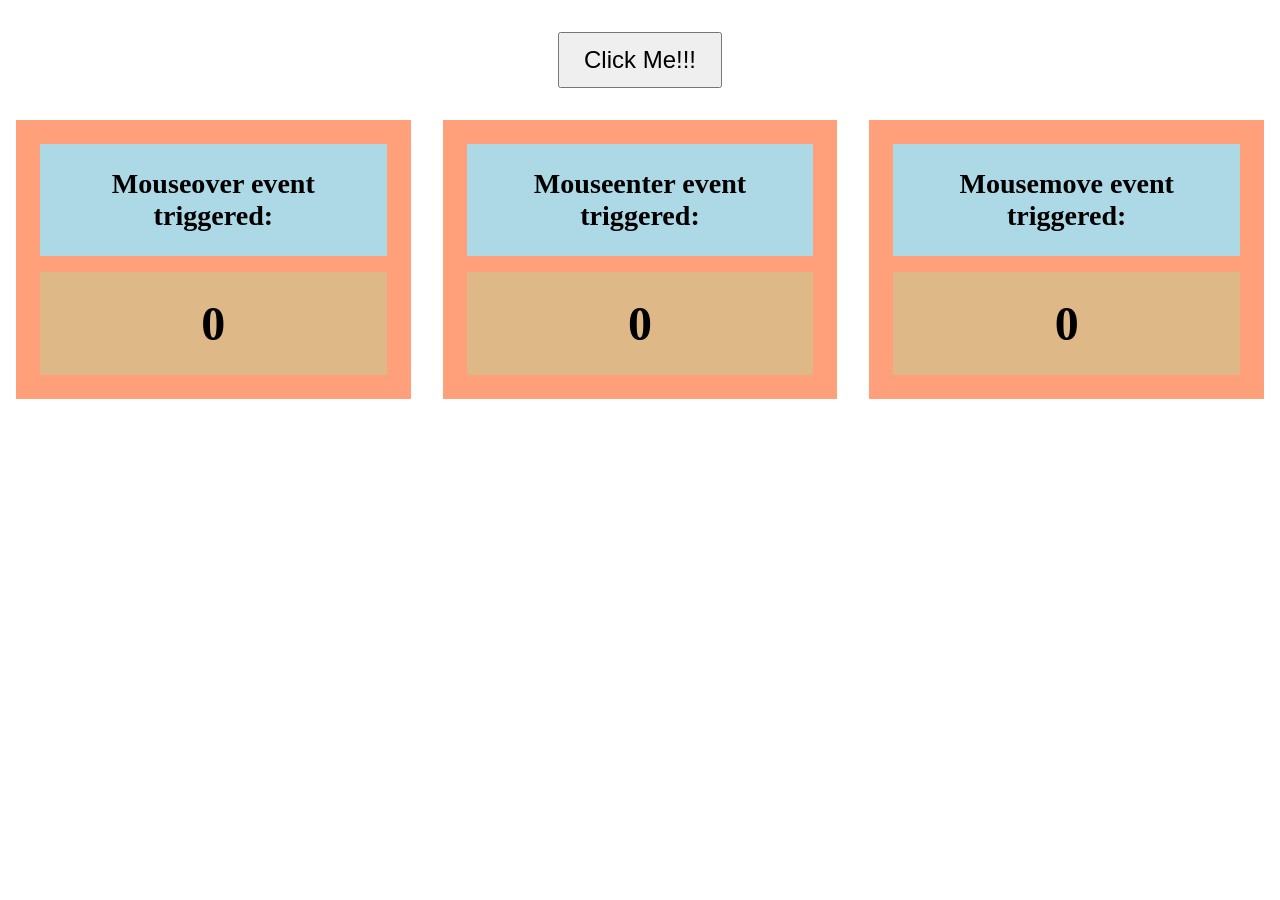
<file: Mouse Events/index.html>
<!DOCTYPE html>
<html lang="en">
<head>
  <meta charset="UTF-8">
  <title>JS Drum Kit</title>
  <link rel="stylesheet" href="style.css">
</head>
<body>
  <button id="top-btn">Click Me!!!</button>
  <main>
    <div id="over">
      <h3>Mouseover event triggered:</h3>
      <p>0</p>
    </div>
    
    <div id="enter">
      <h3>Mouseenter event triggered:</h3>
      <p>0</p>
    </div>
    
    <div id="move">
      <h3>Mousemove event triggered:</h3>
      <p>0</p>
    </div>
  </main>

<script type="text/javascript" src="index.js"></script>
</body>
</html>
</file>
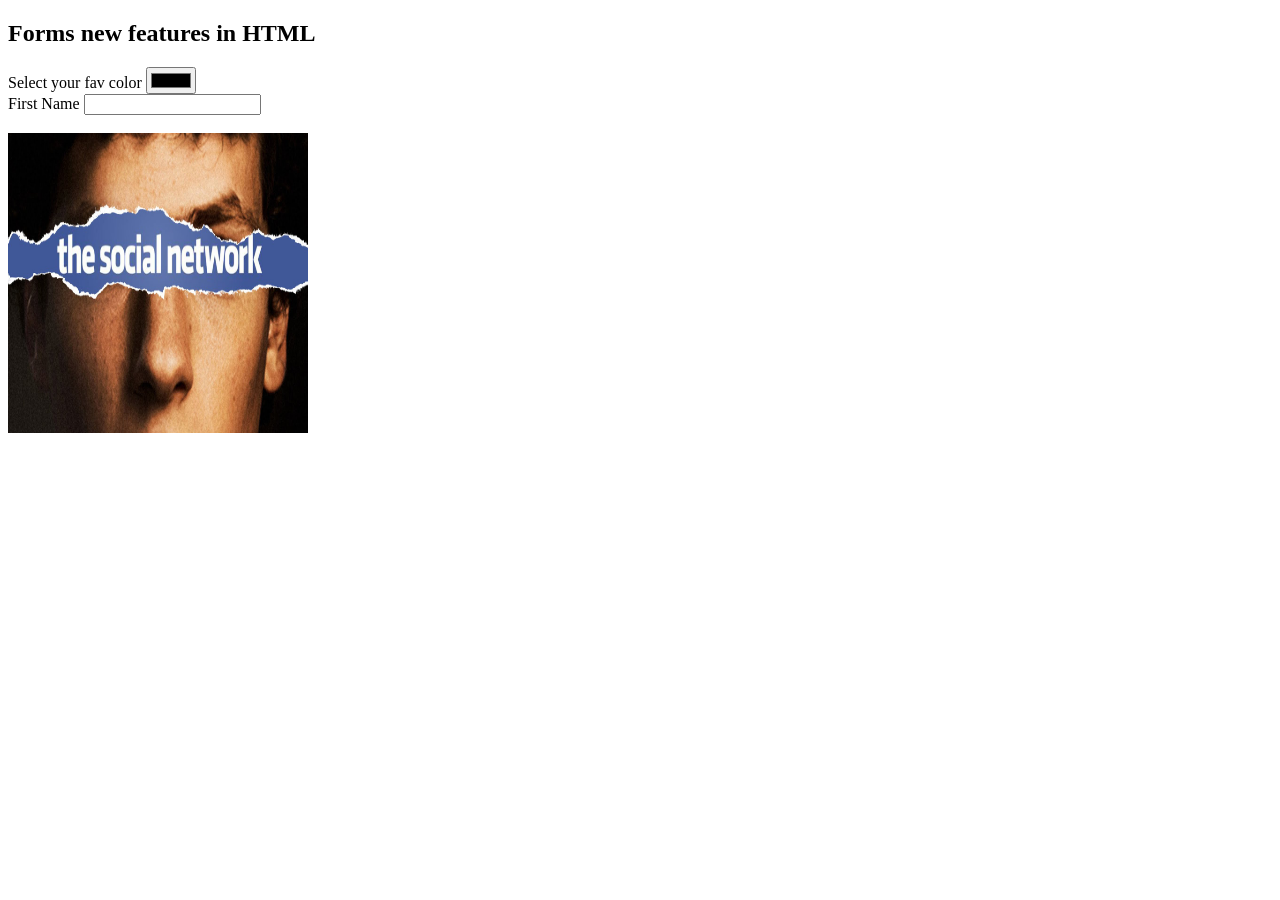
<file: Form Features.html>
<!DOCTYPE html>
<html lang="en">
<head>
    <meta charset="UTF-8">
    <meta name="viewport" content="width=device-width, initial-scale=1.0">
    <title>Document</title>
</head>
<body>
    <h2>Forms new features in HTML</h2>
    <form>
        <label for="FavColor">Select your fav color</label>
        <input type="color" name="FavColor"><BR>

            <label for="Fname">First Name</label>
            <input type="text" id="Fname" name="Fname"><BR><BR>
                
                <input type="image" src="\maxresdefault.jpg" alt="Submit Image" width="300" height="300">
            
            

    </form>
</body>
</html>
</file>
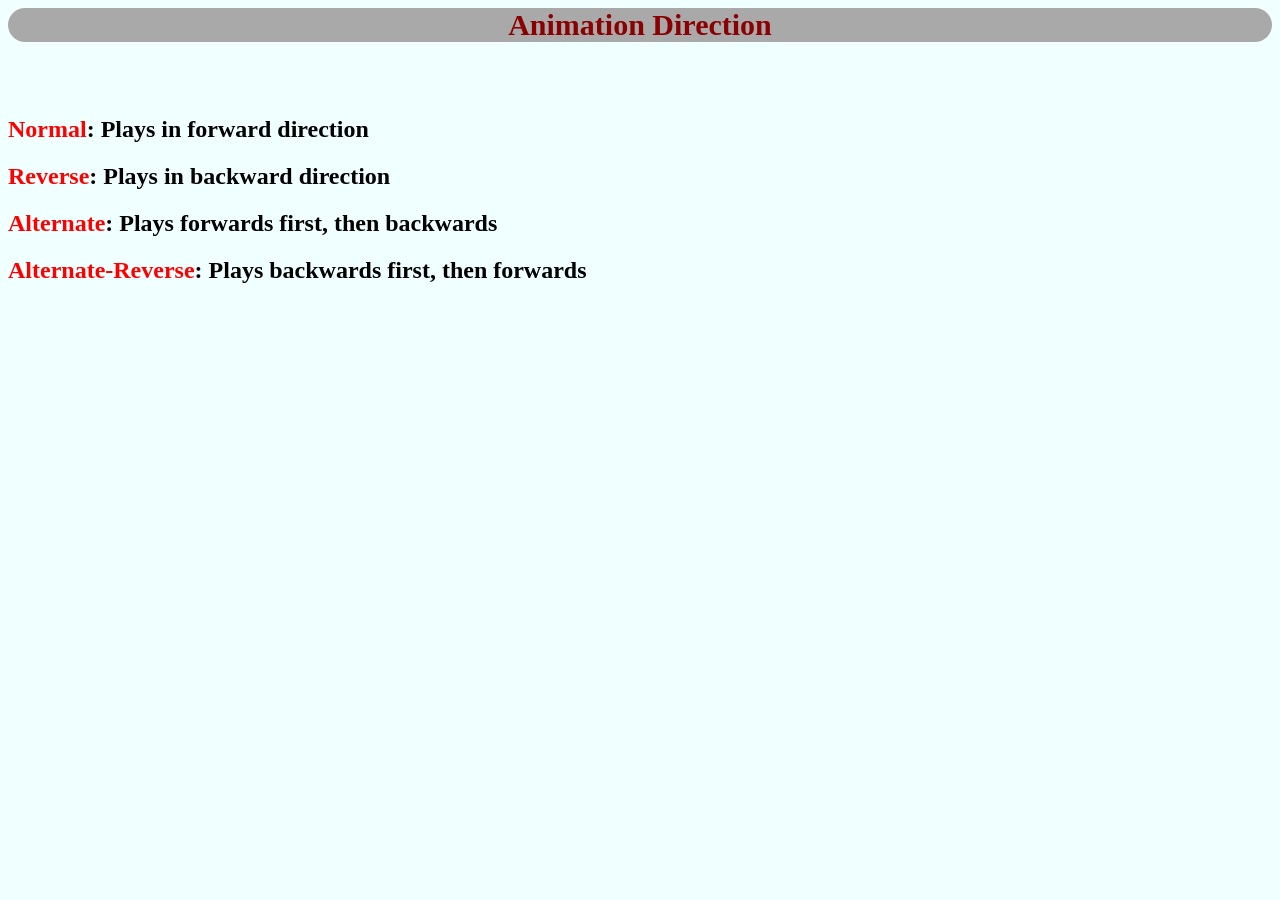
<file: Home work.html>
<!DOCTYPE html>
<html lang="en">
<head>
    <meta charset="UTF-8">
    <meta name="viewport" content="width=device-width, initial-scale=1.0">
    <title>Home work</title>
    <style>
        body{
            background-color: azure;
        }
        .direction{
            text-align: center;
            font-size: 30px;
            font-weight: 800;
            background-color: darkgrey;
            border-radius: 20px;
            color: darkred;
        }
        h2{
            width: 100%;
            animation-name: text;
            animation-duration: 6s;
            animation-iteration-count: infinite;
            
        }
        #one{
            animation-direction: normal;
        }
        #two{
            animation-direction: reverse;
        }
        #three{
            animation-direction: alternate;
        }
        #four{
            animation-direction: alternate-reverse;
        }
        @keyframes text{
            from{
                margin-left: 0%;
            }
            to{
                margin-left: 100%;
            }
        }
    </style>
</head>
<body>
    <div class="direction">Animation Direction</div>
    <br><br><br>
    <h2 id="one"><span style="color: red;">Normal</span>: Plays in forward direction</h2>
    <h2 id="two"><span style="color: red;">Reverse</span>: Plays in backward direction</h2>
    <h2 id="three"><span style="color: red;">Alternate</span>: Plays forwards first, then backwards</h2>
    <h2 id="four"><span style="color: red;">Alternate-Reverse</span>: Plays backwards first, then forwards</h2>
    
</body>
</html>
</file>
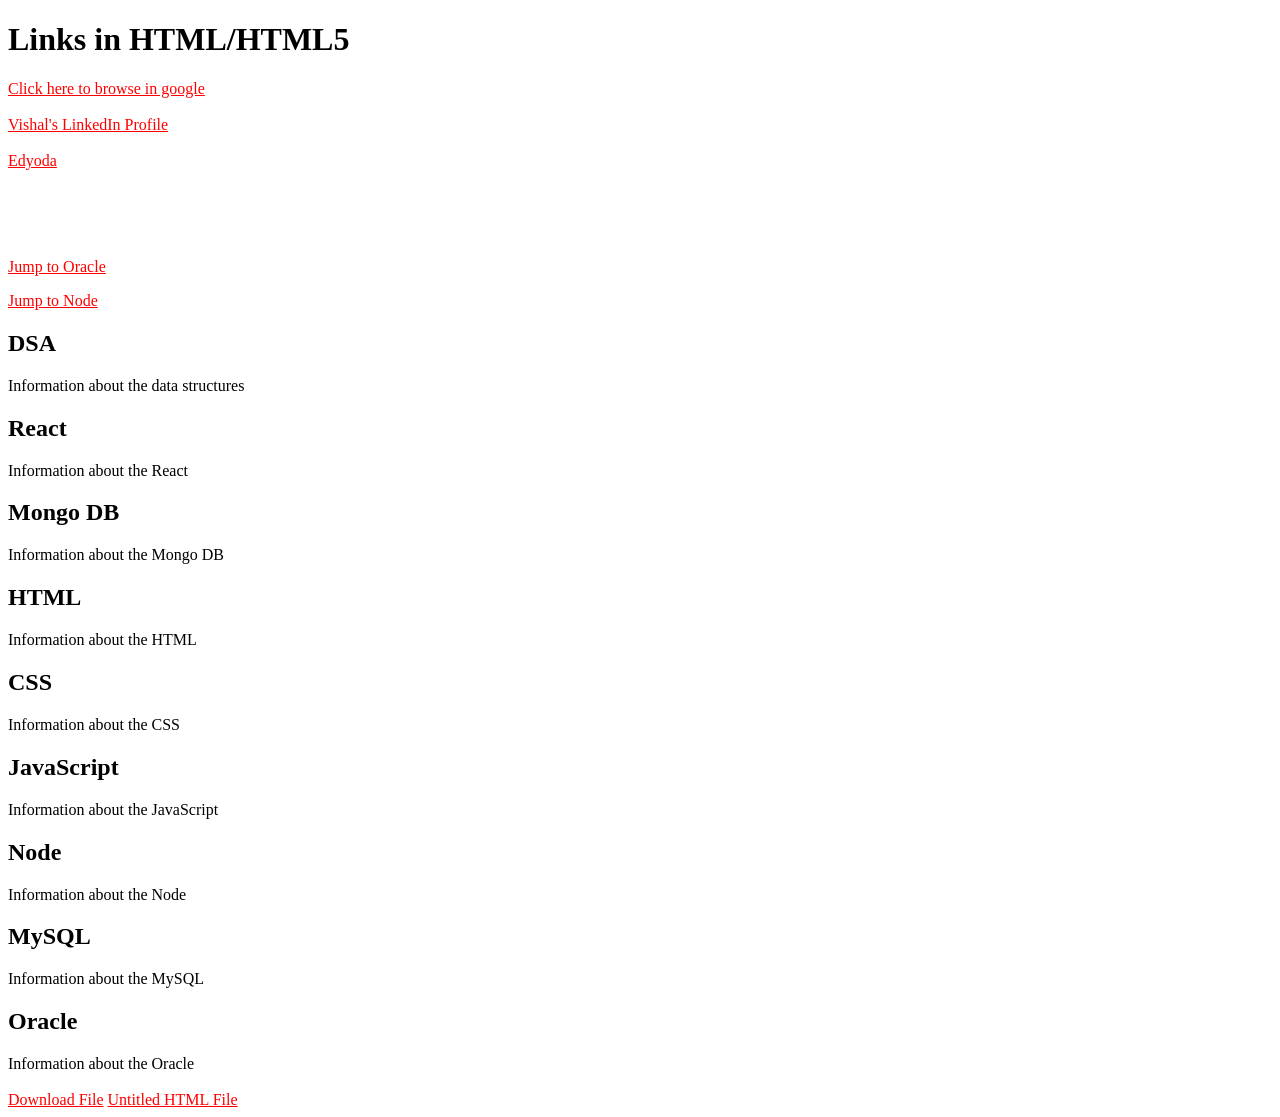
<file: Links.html>
<!DOCTYPE html>
<html lang="en">
<head>
    <meta charset="UTF-8">
    <meta name="viewport" content="width=device-width, initial-scale=1.0">
    <title>Links in HTML</title>
    <style>
        a:link{
            color:red;
            background-color:transparent;
        }
        a:visited{
            color:green;
        }
        a:hover{
            color:yellow
        }
    </style>
</head>
<body>
    <h1>Links in HTML/HTML5</h1>
    <a href="https://www.google.com" target="_blank">Click here to browse in google</a><br><br>
    <a href="https://www.linkedin.com/in/vishal-gundla-151a29209" target="_blank">Vishal's LinkedIn Profile</a><br><br>
    <a href="www.edyoda.com" target="_blank">Edyoda</a> 
</body>
<br><br><br><br><br>
<p><a href="#orcl">Jump to Oracle</a></p>
<p><a href="#node">Jump to Node</a></p>
<h2>DSA</h2>
<p1>Information about the data structures</p1>
<h2>React</h2>
<p1>Information about the React</p1>
<h2>Mongo DB</h2>
<p1>Information about the Mongo DB</p1>
<h2>HTML</h2>
<p1>Information about the HTML</p1>
<h2>CSS</h2>
<p1>Information about the CSS</p1>
<h2>JavaScript</h2>
<p1>Information about the JavaScript</p1>
<h2 id="node">Node</h2>
<p1>Information about the Node</p1>
<h2>MySQL</h2>
<p1>Information about the MySQL</p1>
<h2 id="orcl">Oracle</h2>
<p1>Information about the Oracle</p1>

<a href="https://1drv.ms/i/s!AmOIhifM29Z-9AuV0YFkDJqdYE4P?e=T8rfMt" target="_blank"><br><br>Download File</a>

<a href="\untitleddd.html" target="_blank">Untitled HTML File</a>

</html>
</file>
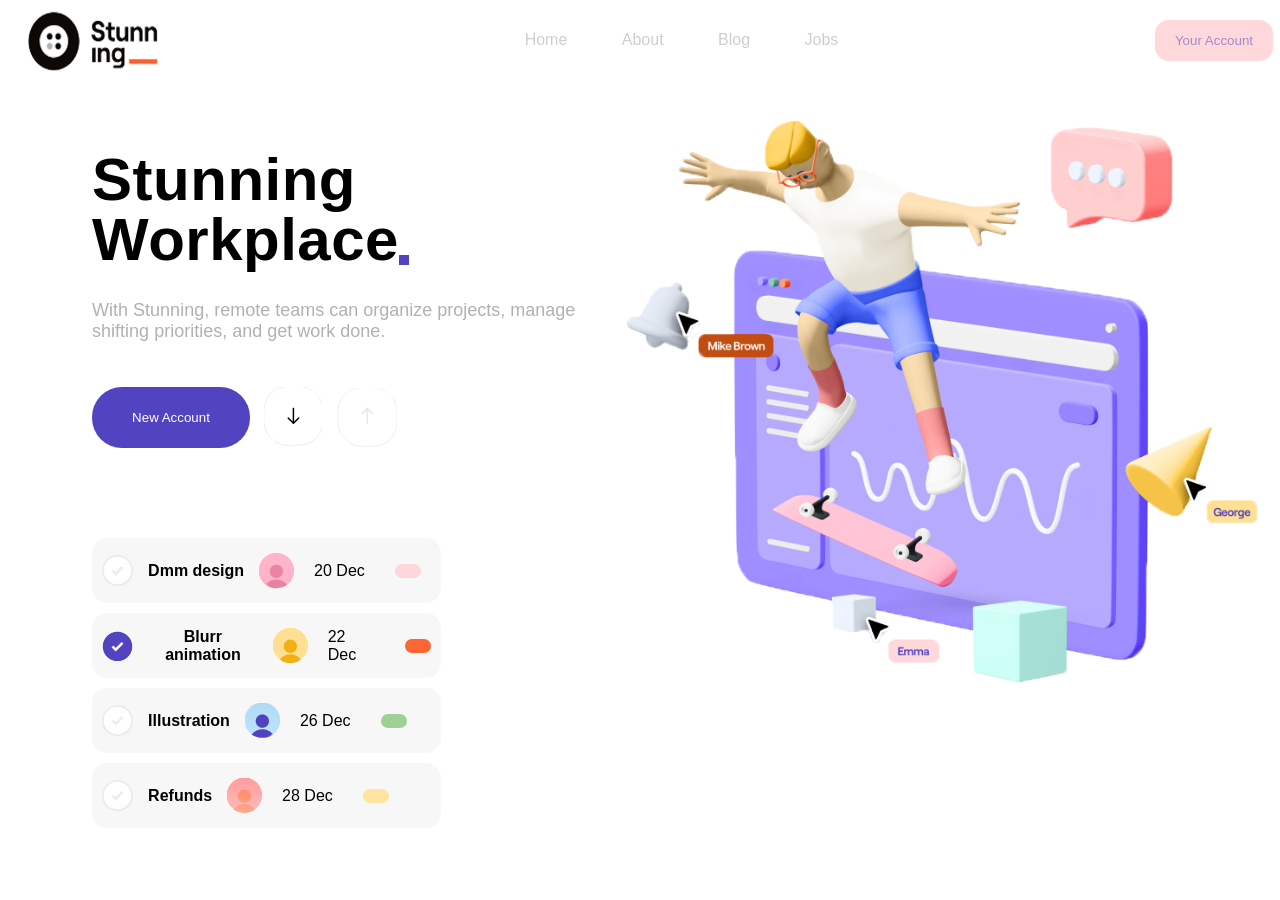
<file: Stunning Landing Page.html>
<!DOCTYPE html>
<html lang="en">
<head>
    <meta charset="UTF-8">
    <meta name="viewport" content="width=device-width, initial-scale=1.0">
    <title>Stunning Landing Page</title>
    <style>
        body{
            font-family:'Poppins', sans-serif;
        }
        .top-bar{
            position: fixed;
            background-color: white;
            top: 0;
            width: 100%;
            height: 60px;
            display: flex;
            flex-direction: row;
            justify-content: space-between;
            align-items: center;
            padding: 10px;
        }
        .stunning-logo > img{
            width: 130px;
            height: 60px;
            margin-left: 10px;
            padding-top: 5px;
        }
        .menu-items a{
            color: #CECECD;
            margin-left: 50px;
            padding-bottom: 3px;
            text-decoration: none;
            cursor: pointer;
        }
        .menu-items :hover{
            border-bottom: 5px solid #8071D0;
            color: black;
        }
        .header-button button{
            color: #A389CC;
            background-color: #FFD8DB;
            border: none;
            padding: 13px 20px;
            border-radius: 14px;
            cursor: pointer;
            margin-right: 25px;
        }
        .header-button :hover{
            background-color: green;
            box-shadow: 0 0 20px #B2B1B0;
            color: white;
        }
        main{
            margin-top: 120px;
            width: 100%;
            display: flex;
            flex-direction: row;
            justify-content: space-around;
        }
        .left-side{
            margin: 0;
            width: 40%;
            margin-left: 70px;
            text-align: left;
        }
        .heading h1{
            font-size: 60px;
            font-weight: 700;
            letter-spacing: 0.5px;
            line-height: 1;
            margin: 0;
            margin-top: 30px;

        }
        .heading h1 button{
            background-color: #5243C0;
            border: none;
            padding: 5px;
            bottom: 4px;
        }
        .heading p{
            color: #B2B1B0;
            font-size: 18px;
            font-weight: 400;
            margin: 0;
            margin-top: 30px;
        }
        .button-arrow button{
            background-color: #5243C0;
            color: white;
            padding: 23px 40px;
            border: none;
            border-radius: 30px;
            margin: 0;
            cursor: pointer;
        }
        .button-arrow button:hover{
            background-color: green;
            box-shadow: 0 0 20px #B2B1B0;
        }

        .arrow{
            top: 25px;
            margin-left: 10px;
            align-items: center;
            padding-top: 20px;
            position: relative;
        }
        .right-side{
            width: 50%;
        }
        .right-side img{
            width:100%
        }
        .checkbox-group{
            padding-top: 30px;
            margin-top: 60px;
        }
        .checkbox{
            background-color: #f7f7f7;
            width: 65%;
            padding: 10px;
            border-radius: 15px;
            margin-bottom: 10px;
            cursor: pointer;
            margin-left: 0;
            display: flex;
            height: 45px;
            align-items: center;
            
        }
        .checkbox:hover{
            background-color: white;
            box-shadow: 0 0 20px #B2B1B0;
        }
        .checkbox-name{
            display: inline-block;
            text-align: center;
            padding-left: 15px;
        }
        .checkbox-date{
            margin-left: 20px;
            display: inline-block;
        }
        .checkbox-image{
            margin-left: 5px;
            padding-left: 10px;
            
        }
        .checkbox button{
            padding-bottom: 25px;
            padding: 7px 13px;
            margin-left: 30px;
            border-radius: 20px;
            border: none;
        }
        .checkbox-button1{
            background-color: #FED7DA ;
        }
        .checkbox-button2{
            background-color: #FD6534 ;
        }
        .checkbox-button3{
            background-color: #9ED095 ;
        }
        .checkbox-button4{
            background-color: #FFE4A0 ;
        }
        

    </style>
</head>
<body>
    <header>
        <div class="top-bar">
            <div class="stunning-logo">
                <img src="\stunning-logo.png" alt="stunning-logo">

            </div>
            <div class="menu-items">
                <a href="#">Home</a>
                <a href="#">About</a>
                <a href="#">Blog</a>
                <a href="#">Jobs</a>
            </div>
            <div class="header-button">
                <button>Your Account</button>
            </div>
        </div>
    </header>

    <main>
        <aside class="left-side">
            <div class="heading">
                <h1>Stunning <br> Workplace<button></button></h1>
                <p>With Stunning, remote teams can organize projects, manage shifting priorities, and get work done.</p>
            </div>
            <div class="button-arrow">
                <button>New Account</button>
                <img class="arrow" src="\arrow-down.png" alt="arrow-up">
                <img class="arrow" src="\arrow-up.png" alt="arrow-down">
            </div>
            <div class="checkbox-group">
                <div class="checkbox">
                    <img src="\tick-gray.png" alt="deselect">
                    <h4 class="checkbox-name">Dmm design</h4>
                    <img class="checkbox-image" src="\user-pink.png" alt="user-pink">
                    <p class="checkbox-date">20 Dec</p>
                    <button class="checkbox-button1"></button>
                </div>
                <div class="checkbox">
                    <img src="\tick-blue.png" alt="select">
                    <h4 class="checkbox-name">Blurr animation</h4>
                    <img class="checkbox-image" src="\user-orange.png" alt="user-orange">
                    <p class="checkbox-date">22 Dec</p>
                    <button class="checkbox-button2"></button>
                </div>
                <div class="checkbox">
                    <img src="\tick-gray.png" alt="deselect">
                    <h4 class="checkbox-name">Illustration</h4>
                    <img class="checkbox-image" src="\user-blue.png" alt="user-blue">
                    <p class="checkbox-date">26 Dec</p>
                    <button class="checkbox-button3"></button>
                </div>
                <div class="checkbox">
                    <img src="\tick-gray.png" alt="deselect">
                    <h4 class="checkbox-name">Refunds</h4>
                    <img class="checkbox-image" src="\user-red.png" alt="user-red">
                    <p class="checkbox-date">28 Dec</p>
                    <button class="checkbox-button4"></button>
                </div>
            </div>

        </aside>
        <aside class="right-side">
            <img src="\landing-section-image.png" alt="landing-image">
        </aside>
    </main>
    
</body>
</html>
</file>
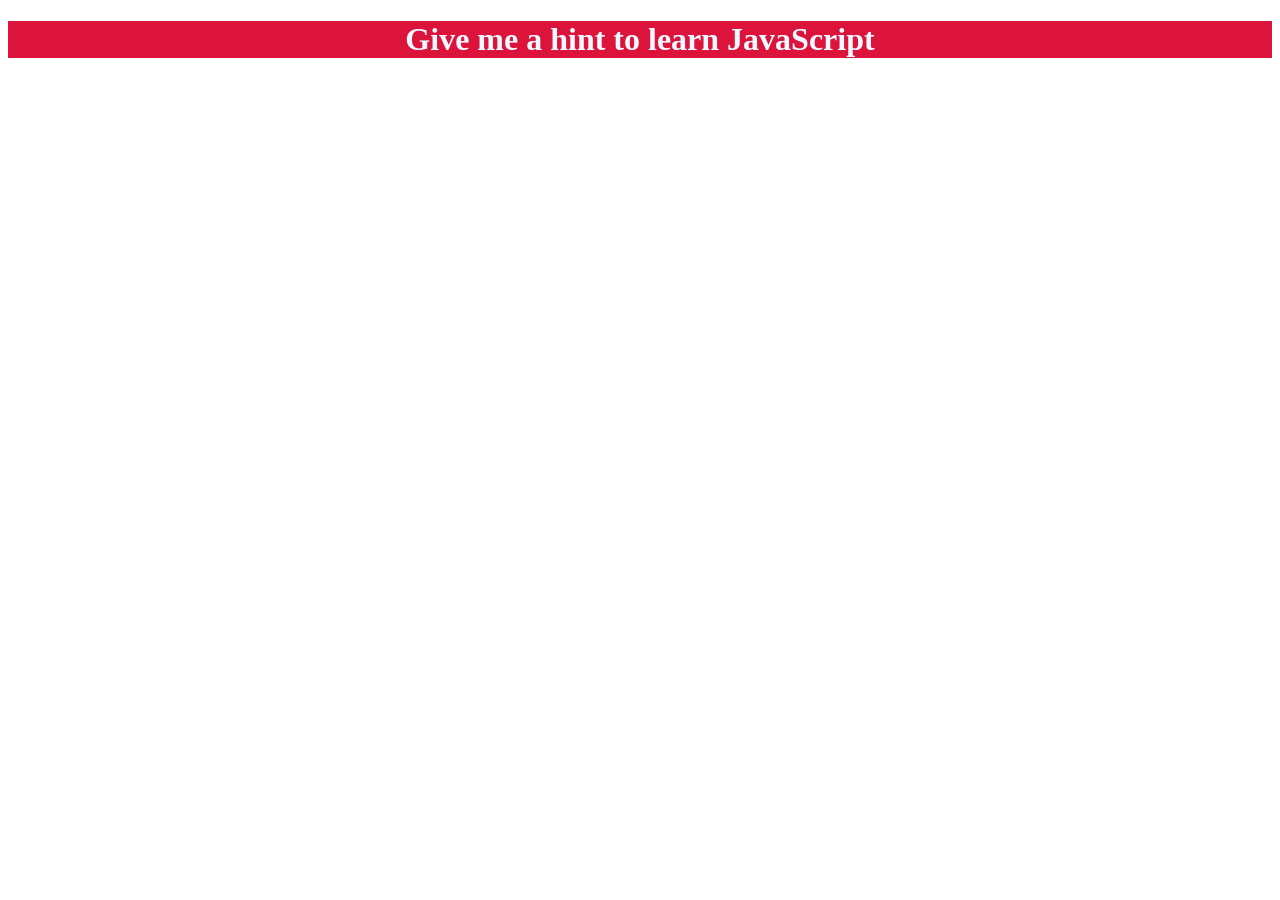
<file: Test.html>
<!DOCTYPE html>
<html lang="en">
<head>
	<meta charset="UTF-8">
	<meta name="viewport" content="width=device-width, initial-scale=1.0">
	<title>Why i need JavaScript</title>
	<style>
		h1{
			color: aliceblue;
			background-color: crimson;
			text-align: center;
		}
	</style>
</head>
<body>
	<h1 id="text">Give me a hint to learn JavaScript</h1>
</body>
<script>
	function Sumof2Num(a,b){
		if(a==undefined||b==undefined)
		throw new Error('Either of A or B is not defined')
	    
		//var a=10;
		//var b=5;
	    return a+b;
	}
	var s = Sumof2Num(2,8);
	console.log(s);
</script>
</html>
</file>
<file: Mouse Events/style.css>
body {
    margin: 0;
    text-align: center;
  }
  
  main {
    width: 100%;
    display: flex;
    justify-content: stretch;
  }
  
  main > div {
    width: 100%;
    background-color: lightsalmon;
    padding: 24px;
    margin: 16px;
    font-size: 24px;
    text-align: center;
    box-sizing: border-box;
  }
  
  #top-btn {
    font-size: 24px;
    padding: 12px 24px;
    margin: 32px auto 16px;
  }
  
  main h3 {
    background-color: lightblue;
    margin: 0;
    padding: 24px;
  }
  
  main p {
    font-size: 48px;
    font-weight: bold;
    background-color: burlywood;
    margin: 0;
    margin-top: 16px;
    padding: 24px;
  }
</file>
